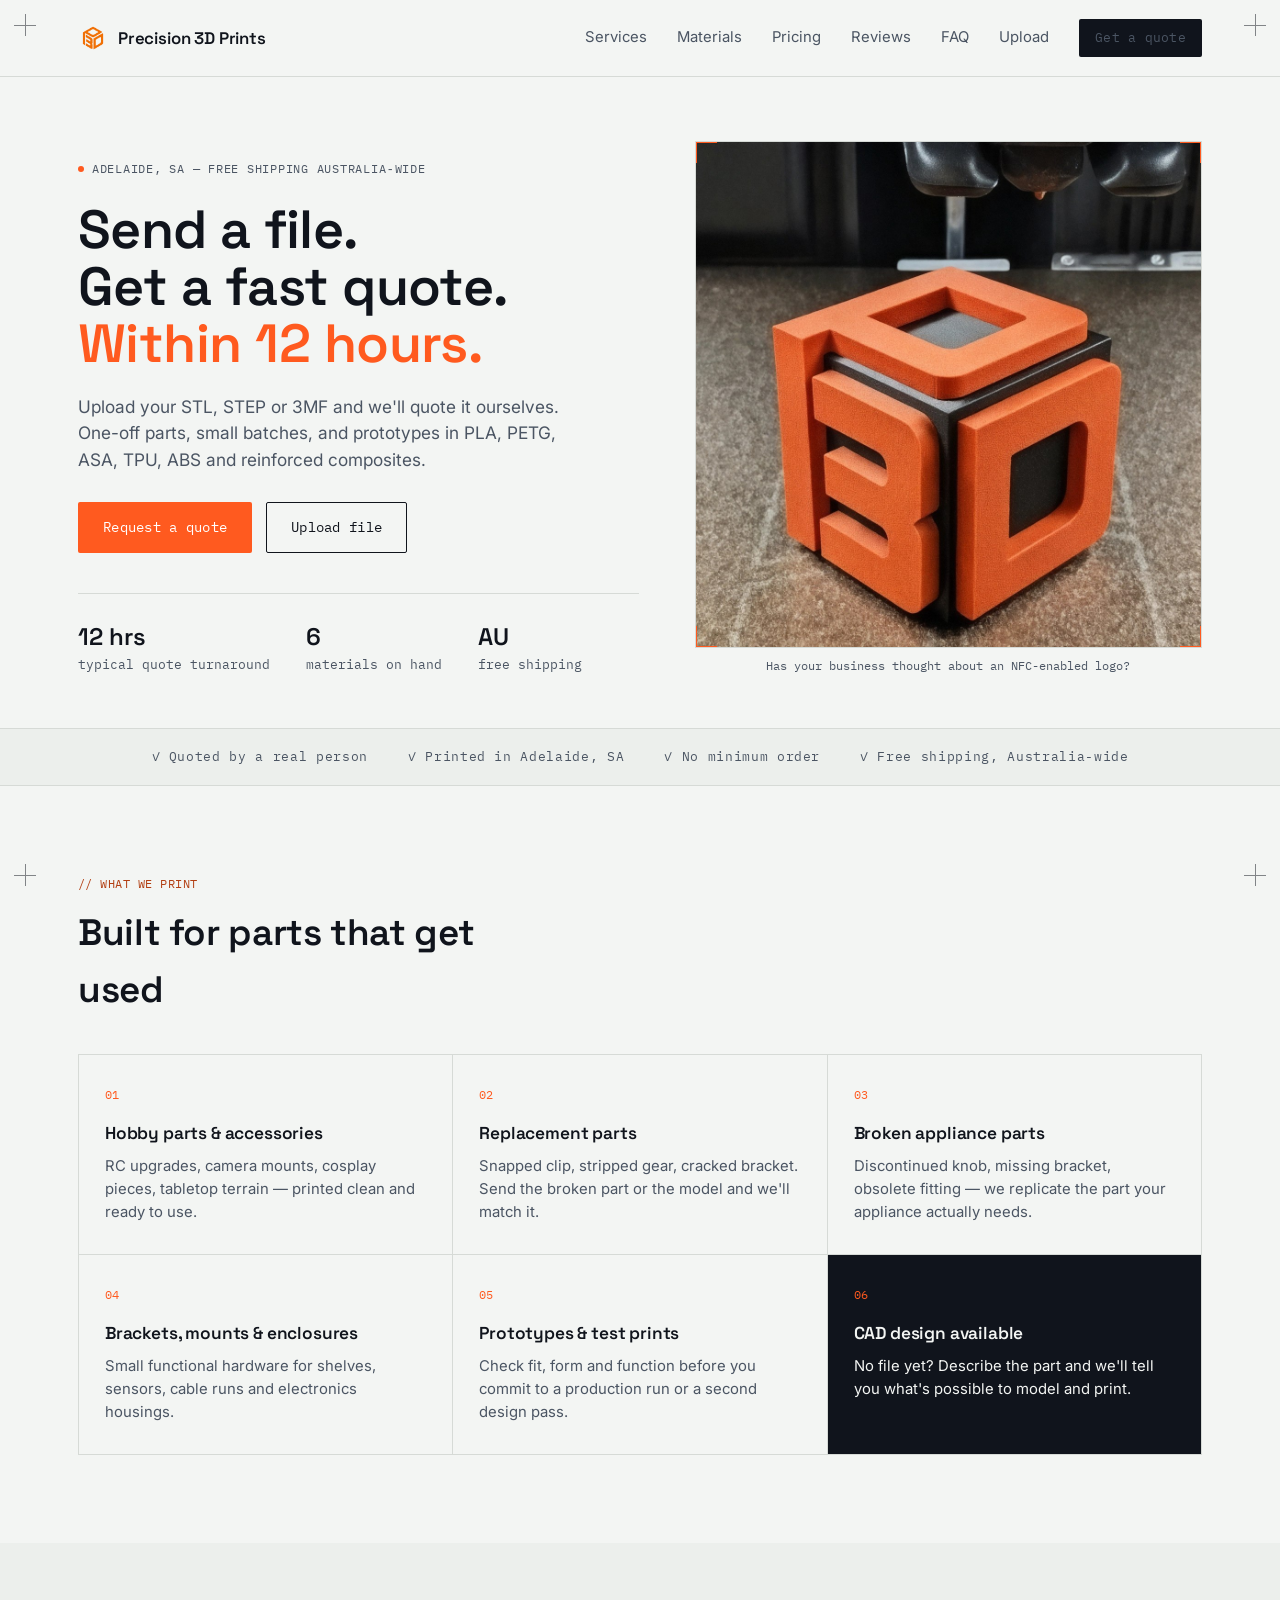
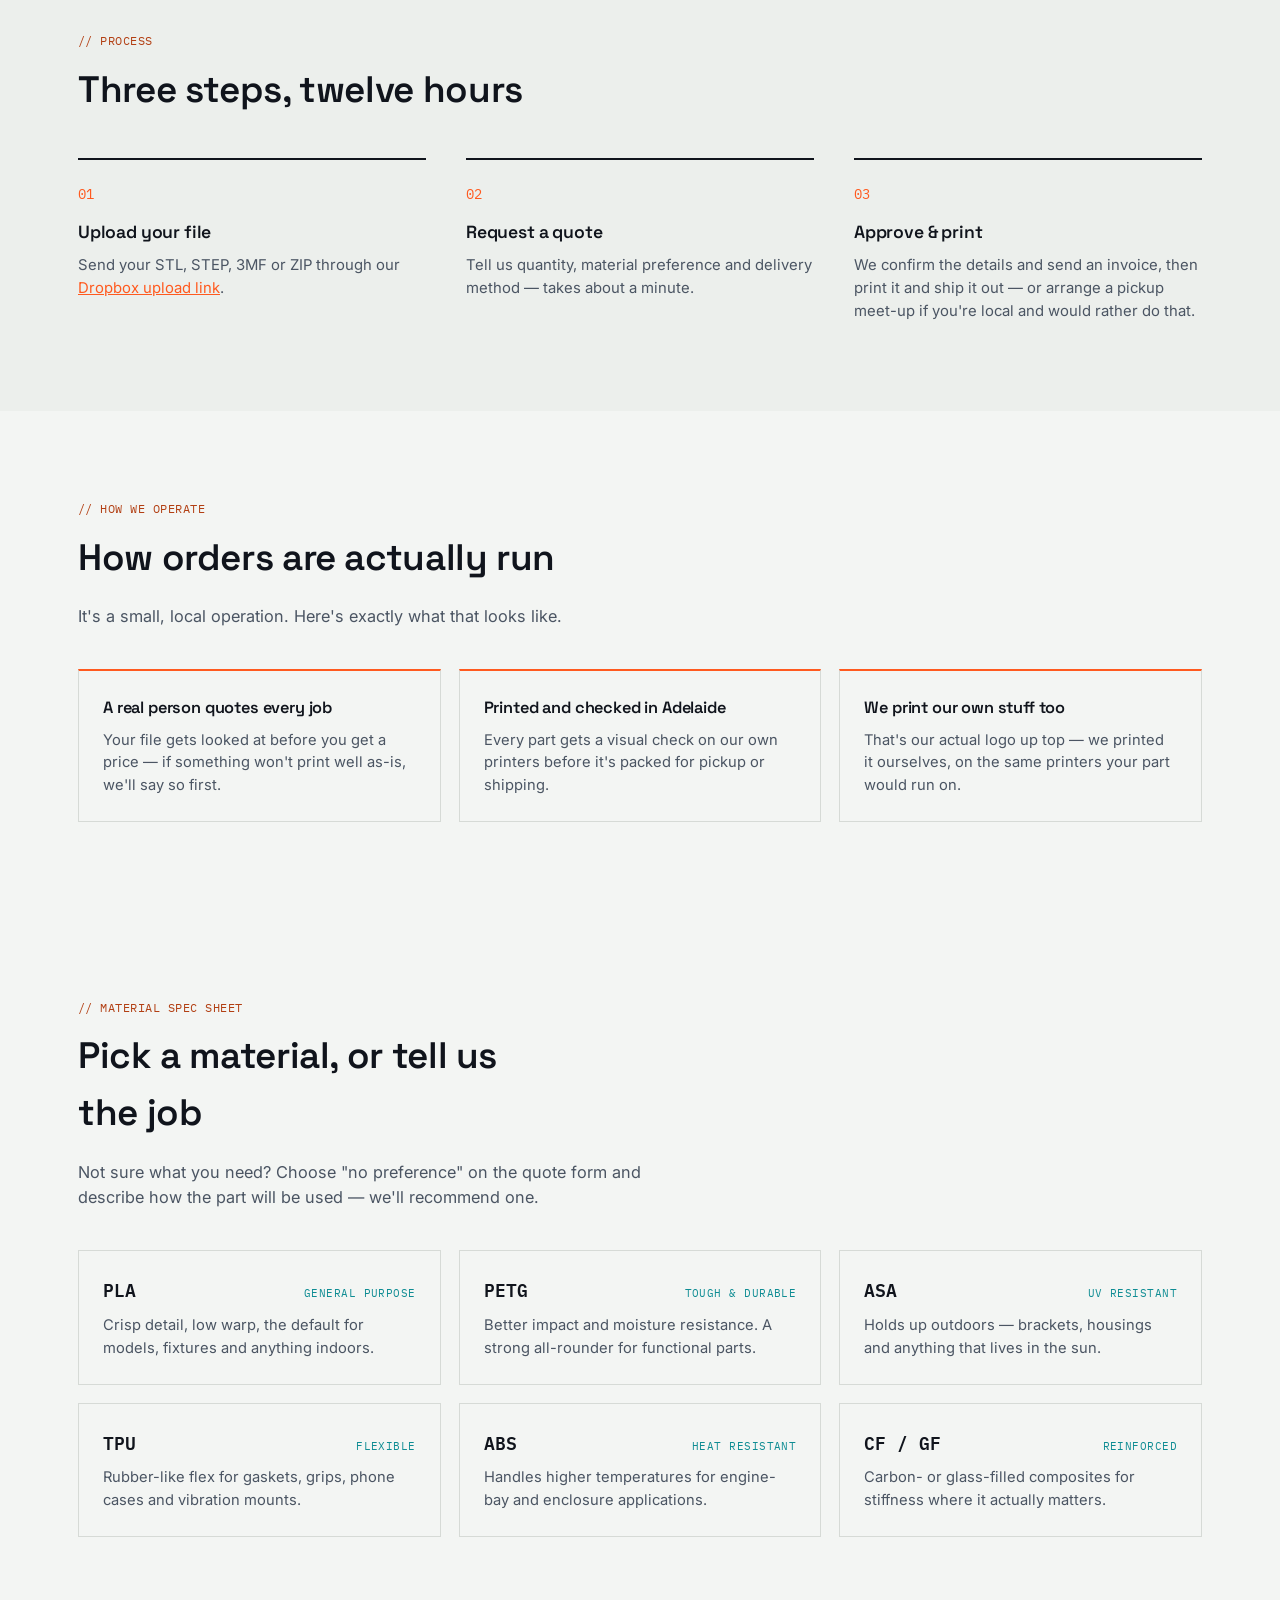
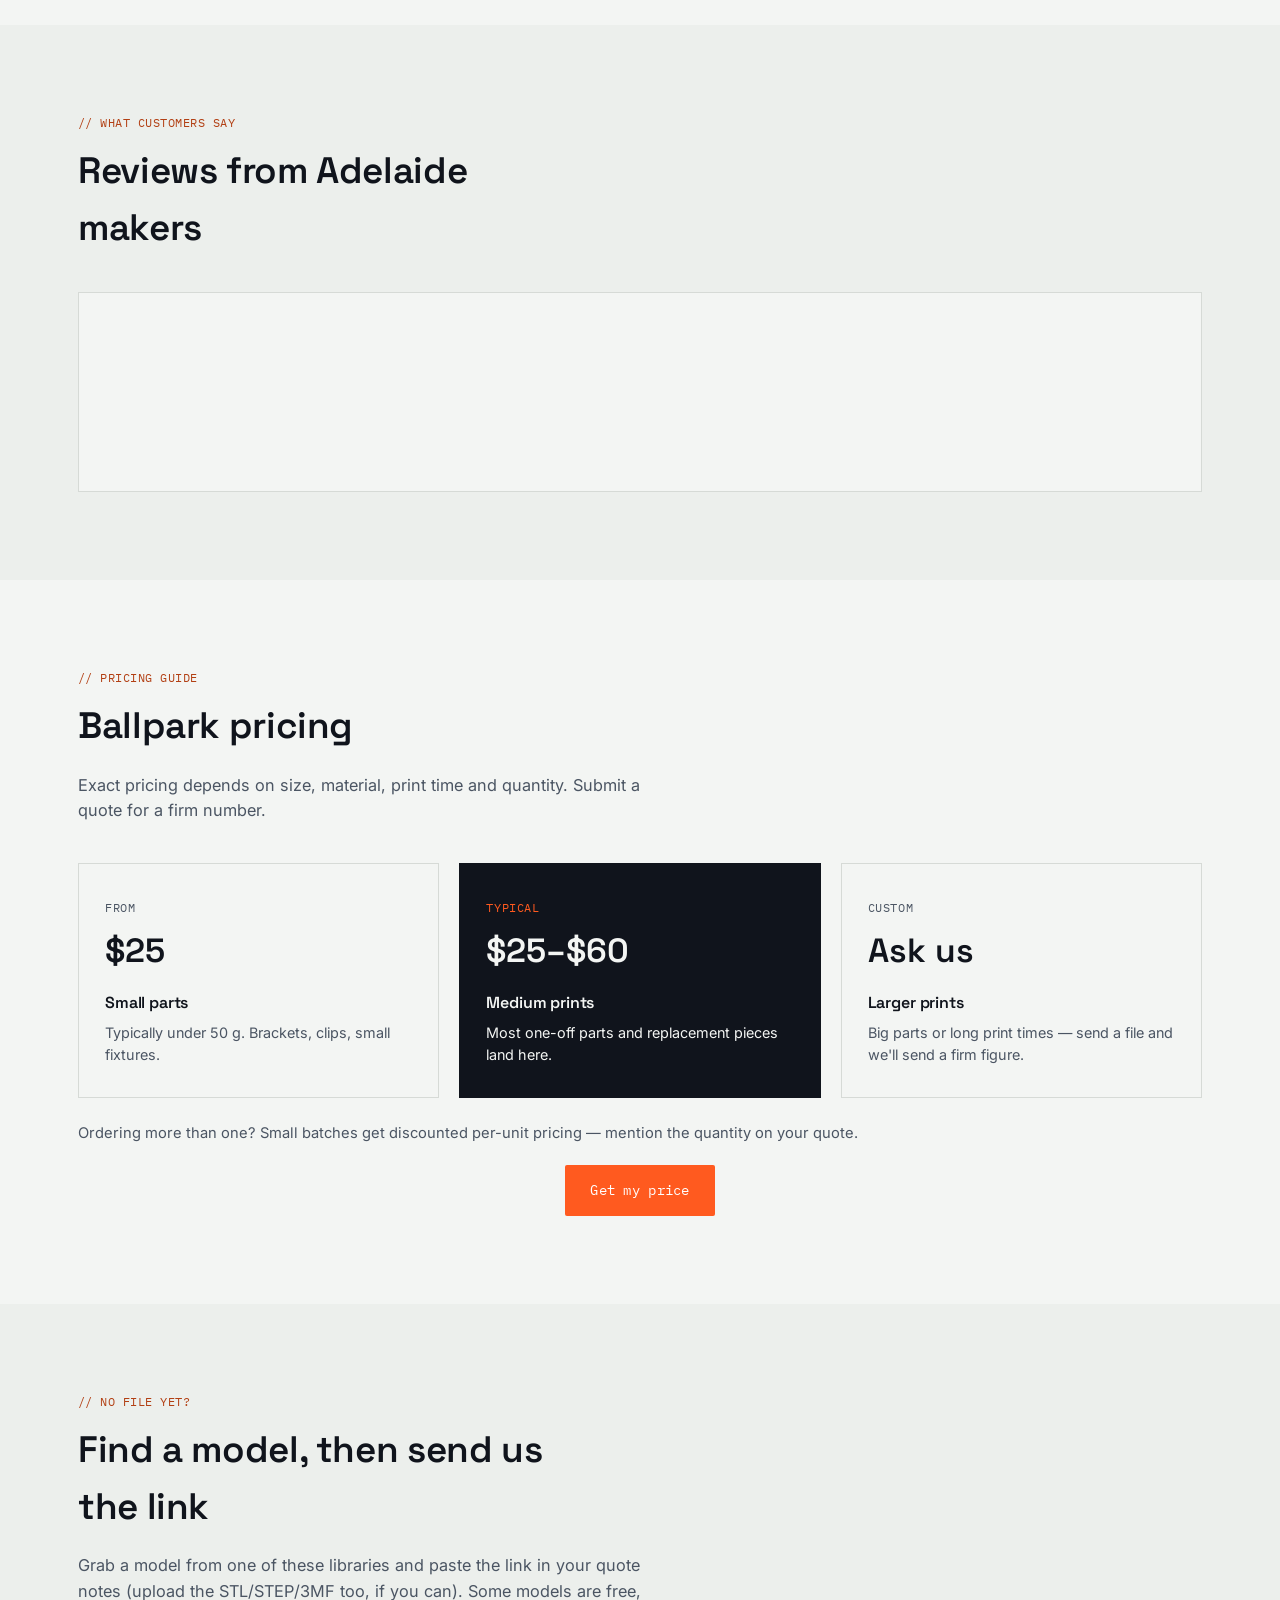
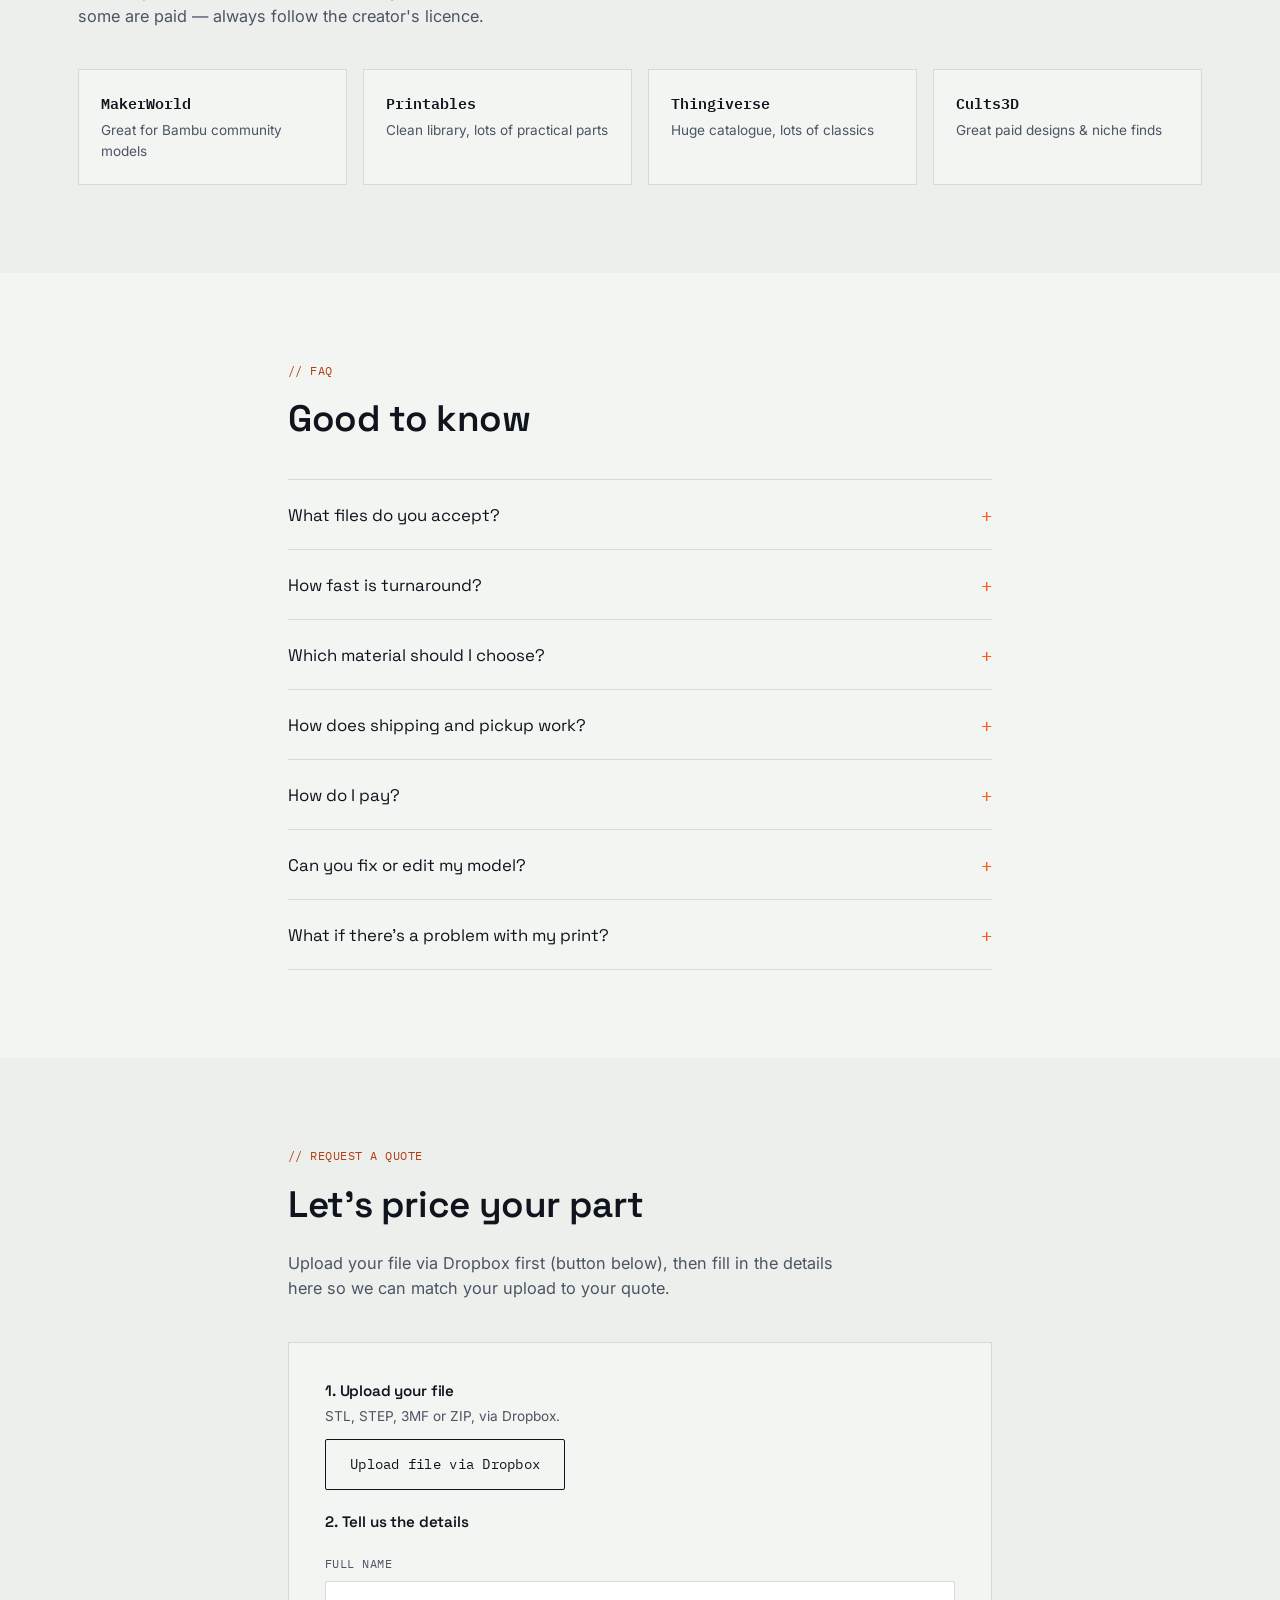
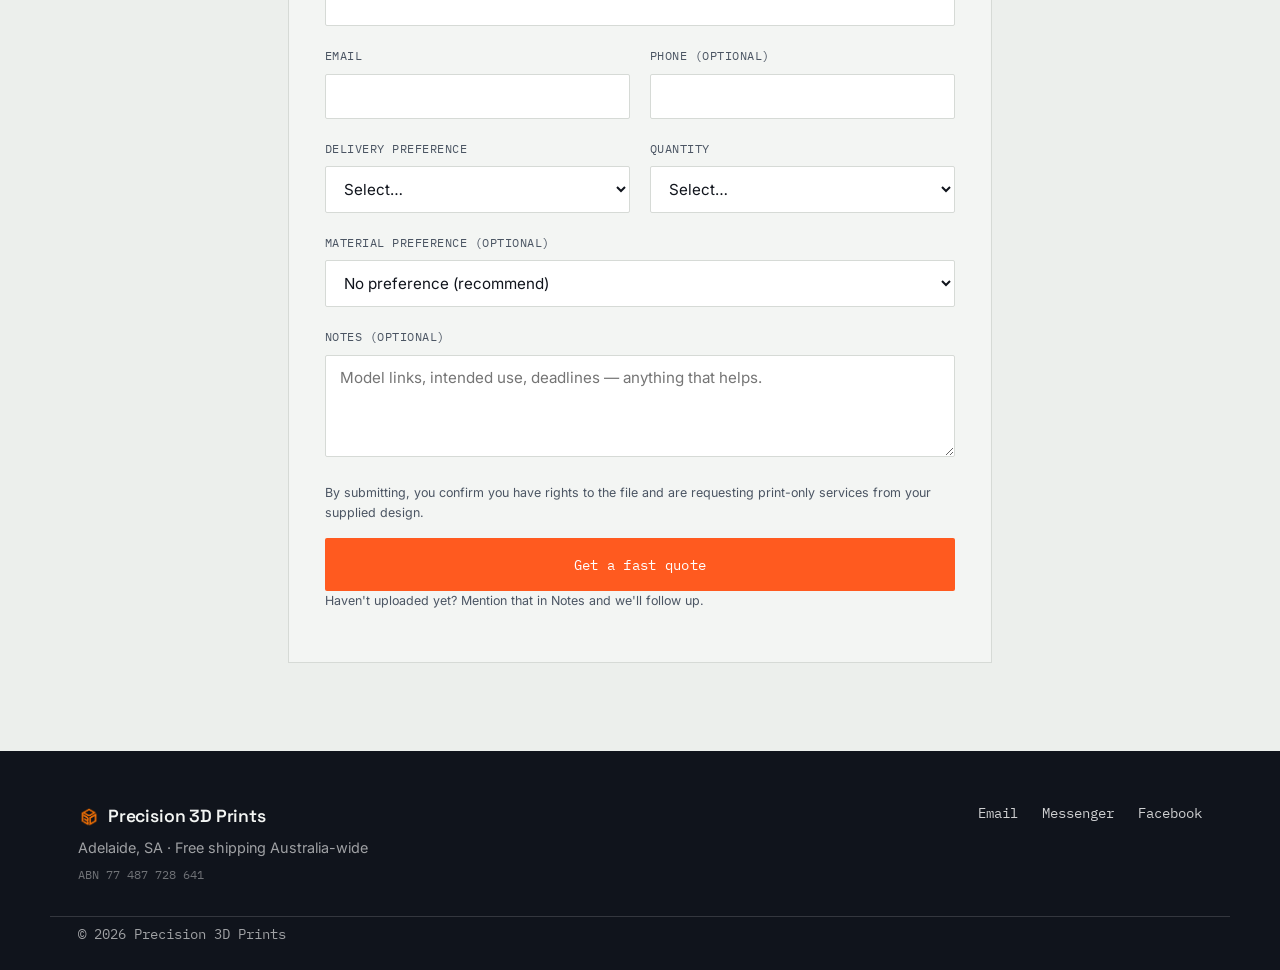
<file: index.html>
<!doctype html>
<html lang="en-AU">
<head>
<meta charset="UTF-8">
<meta name="viewport" content="width=device-width, initial-scale=1">
<title>Precision 3D Prints — 3D Printing Adelaide</title>
<meta name="description" content="Adelaide 3D printing service for STL/STEP/3MF files. Fast quotes, typically within 12 hours. PLA, PETG, ASA, TPU, ABS, CF/GF. Free shipping Australia-wide.">
<link rel="canonical" href="https://precision3dprints.com.au/">
<link rel="icon" type="image/png" href="assets/favicon.png">
<link rel="apple-touch-icon" href="assets/favicon.png">
<meta property="og:type" content="website">
<meta property="og:title" content="Precision 3D Prints | 3D Printing Adelaide">
<meta property="og:description" content="Adelaide 3D printing service for STL/STEP/3MF files. Fast quotes, typically within 12 hours. Free shipping Australia-wide.">
<meta property="og:image" content="https://precision3dprints.com.au/assets/banner.png">
<meta property="og:url" content="https://precision3dprints.com.au/">
<meta name="twitter:card" content="summary_large_image">
<link rel="preconnect" href="https://fonts.googleapis.com">
<link rel="preconnect" href="https://fonts.gstatic.com" crossorigin>
<link href="https://fonts.googleapis.com/css2?family=Space+Grotesk:wght@400;500;600;700&family=Inter:wght@400;500;600;700&family=IBM+Plex+Mono:wght@400;500;600&display=swap" rel="stylesheet">
<link rel="stylesheet" href="styles.css">
</head>
<body>

<!-- corner crop marks -->
<div class="crop crop-tl" aria-hidden="true"></div>
<div class="crop crop-tr" aria-hidden="true"></div>

<header class="site-header" id="top">
  <div class="wrap header-row">
    <a class="logo" href="#top">
      <img src="assets/logo-mark.png" alt="" class="logo-mark-img" width="30" height="30">
      <span class="logo-text">Precision 3D Prints</span>
    </a>
    <nav class="main-nav" id="main-nav">
      <a href="#services">Services</a>
      <a href="#materials">Materials</a>
      <a href="#pricing">Pricing</a>
      <a href="#reviews">Reviews</a>
      <a href="#faq">FAQ</a>
      <a href="https://www.dropbox.com/request/TIcmmfu4QLWDNseQP4w7" target="_blank" rel="noopener">Upload</a>
      <a class="nav-cta" href="#quote">Get a quote</a>
    </nav>
    <button class="nav-toggle" id="nav-toggle" aria-label="Toggle menu" aria-expanded="false">
      <span></span><span></span><span></span>
    </button>
  </div>
</header>

<main>

  <!-- HERO -->
  <section class="hero">
    <div class="wrap hero-grid">
      <div class="hero-copy">
        <p class="eyebrow"><span class="dot"></span>Adelaide, SA — free shipping Australia&#8209;wide</p>
        <h1>Send a file.<br>Get a fast quote.<br><span class="accent">Within 12 hours.</span></h1>
        <p class="hero-sub">Upload your STL, STEP or 3MF and we'll quote it ourselves. One-off parts, small batches, and prototypes in PLA, PETG, ASA, TPU, ABS and reinforced composites.</p>
        <div class="hero-actions">
          <a href="#quote" class="btn btn-primary">Request a quote</a>
          <a href="https://www.dropbox.com/request/TIcmmfu4QLWDNseQP4w7" target="_blank" rel="noopener" class="btn btn-ghost">Upload file</a>
        </div>
        <dl class="hero-stats">
          <div><dt>12 hrs</dt><dd>typical quote turnaround</dd></div>
          <div><dt>6</dt><dd>materials on hand</dd></div>
          <div><dt>AU</dt><dd>free shipping</dd></div>
        </dl>
      </div>

      <div class="hero-art">
        <div class="photo-frame">
          <img src="assets/logo-print.jpg" alt="Precision 3D Prints' own logo, printed in-house in PETG" class="hero-photo">
          <span class="frame-corner fc-tl" aria-hidden="true"></span>
          <span class="frame-corner fc-tr" aria-hidden="true"></span>
          <span class="frame-corner fc-bl" aria-hidden="true"></span>
          <span class="frame-corner fc-br" aria-hidden="true"></span>
        </div>
        <p class="art-caption">Has your business thought about an NFC-enabled logo?</p>
      </div>
    </div>
  </section>

  <!-- TRUST STRIP -->
  <section class="trust-strip">
    <div class="wrap trust-row">
      <span>✓ Quoted by a real person</span><span>✓ Printed in Adelaide, SA</span><span>✓ No minimum order</span><span>✓ Free shipping, Australia-wide</span>
    </div>
  </section>

  <!-- SERVICES -->
  <section id="services" class="section">
    <div class="wrap">
      <p class="field-label">// WHAT WE PRINT</p>
      <h2>Built for parts that get used</h2>
      <div class="services-grid">
        <div class="service-card">
          <span class="service-index">01</span>
          <h3>Hobby parts &amp; accessories</h3>
          <p>RC upgrades, camera mounts, cosplay pieces, tabletop terrain — printed clean and ready to use.</p>
        </div>
        <div class="service-card">
          <span class="service-index">02</span>
          <h3>Replacement parts</h3>
          <p>Snapped clip, stripped gear, cracked bracket. Send the broken part or the model and we'll match it.</p>
        </div>
        <div class="service-card">
          <span class="service-index">03</span>
          <h3>Broken appliance parts</h3>
          <p>Discontinued knob, missing bracket, obsolete fitting — we replicate the part your appliance actually needs.</p>
        </div>
        <div class="service-card">
          <span class="service-index">04</span>
          <h3>Brackets, mounts &amp; enclosures</h3>
          <p>Small functional hardware for shelves, sensors, cable runs and electronics housings.</p>
        </div>
        <div class="service-card">
          <span class="service-index">05</span>
          <h3>Prototypes &amp; test prints</h3>
          <p>Check fit, form and function before you commit to a production run or a second design pass.</p>
        </div>
        <div class="service-card service-card-cad">
          <span class="service-index">06</span>
          <h3>CAD design available</h3>
          <p>No file yet? Describe the part and we'll tell you what's possible to model and print.</p>
        </div>
      </div>
    </div>
  </section>

  <!-- HOW IT WORKS -->
  <section id="how" class="section section-alt">
    <div class="wrap">
      <p class="field-label">// PROCESS</p>
      <h2>Three steps, twelve hours</h2>
      <ol class="steps">
        <li>
          <span class="step-num">01</span>
          <h3>Upload your file</h3>
          <p>Send your STL, STEP, 3MF or ZIP through our <a href="https://www.dropbox.com/request/TIcmmfu4QLWDNseQP4w7" target="_blank" rel="noopener" style="color:var(--accent);">Dropbox upload link</a>.</p>
        </li>
        <li>
          <span class="step-num">02</span>
          <h3>Request a quote</h3>
          <p>Tell us quantity, material preference and delivery method — takes about a minute.</p>
        </li>
        <li>
          <span class="step-num">03</span>
          <h3>Approve &amp; print</h3>
          <p>We confirm the details and send an invoice, then print it and ship it out — or arrange a pickup meet-up if you're local and would rather do that.</p>
        </li>
      </ol>
    </div>
  </section>

  <!-- WHY TRUST US -->
  <section class="section">
    <div class="wrap">
      <p class="field-label">// HOW WE OPERATE</p>
      <h2>How orders are actually run</h2>
      <p class="section-sub">It's a small, local operation. Here's exactly what that looks like.</p>
      <div class="trust-grid">
        <div class="trust-card">
          <h3>A real person quotes every job</h3>
          <p>Your file gets looked at before you get a price — if something won't print well as-is, we'll say so first.</p>
        </div>
        <div class="trust-card">
          <h3>Printed and checked in Adelaide</h3>
          <p>Every part gets a visual check on our own printers before it's packed for pickup or shipping.</p>
        </div>
        <div class="trust-card">
          <h3>We print our own stuff too</h3>
          <p>That's our actual logo up top — we printed it ourselves, on the same printers your part would run on.</p>
        </div>
      </div>
    </div>
  </section>

  <!-- MATERIALS -->
  <section id="materials" class="section">
    <div class="wrap">
      <p class="field-label">// MATERIAL SPEC SHEET</p>
      <h2>Pick a material, or tell us the job</h2>
      <p class="section-sub">Not sure what you need? Choose "no preference" on the quote form and describe how the part will be used — we'll recommend one.</p>
      <div class="material-grid">
        <div class="material-card">
          <div class="material-head"><span class="material-name">PLA</span><span class="material-tag">General purpose</span></div>
          <p>Crisp detail, low warp, the default for models, fixtures and anything indoors.</p>
        </div>
        <div class="material-card">
          <div class="material-head"><span class="material-name">PETG</span><span class="material-tag">Tough &amp; durable</span></div>
          <p>Better impact and moisture resistance. A strong all-rounder for functional parts.</p>
        </div>
        <div class="material-card">
          <div class="material-head"><span class="material-name">ASA</span><span class="material-tag">UV resistant</span></div>
          <p>Holds up outdoors — brackets, housings and anything that lives in the sun.</p>
        </div>
        <div class="material-card">
          <div class="material-head"><span class="material-name">TPU</span><span class="material-tag">Flexible</span></div>
          <p>Rubber-like flex for gaskets, grips, phone cases and vibration mounts.</p>
        </div>
        <div class="material-card">
          <div class="material-head"><span class="material-name">ABS</span><span class="material-tag">Heat resistant</span></div>
          <p>Handles higher temperatures for engine-bay and enclosure applications.</p>
        </div>
        <div class="material-card">
          <div class="material-head"><span class="material-name">CF / GF</span><span class="material-tag">Reinforced</span></div>
          <p>Carbon- or glass-filled composites for stiffness where it actually matters.</p>
        </div>
      </div>
    </div>
  </section>

  <!-- REVIEWS -->
  <section id="reviews" class="section section-alt">
    <div class="wrap">
      <p class="field-label">// WHAT CUSTOMERS SAY</p>
      <h2>Reviews from Adelaide makers</h2>
      <div class="reviews-embed">
        <script src="https://elfsightcdn.com/platform.js" async></script>
        <div class="elfsight-app-de8075b6-18f1-4161-a786-038a84e0c573" data-elfsight-app-lazy></div>
      </div>
    </div>
  </section>

  <!-- PRICING -->
  <section id="pricing" class="section">
    <div class="wrap">
      <p class="field-label">// PRICING GUIDE</p>
      <h2>Ballpark pricing</h2>
      <p class="section-sub">Exact pricing depends on size, material, print time and quantity. Submit a quote for a firm number.</p>
      <div class="pricing-grid">
        <div class="price-card">
          <span class="price-tag">from</span>
          <span class="price-amt">$25</span>
          <h3>Small parts</h3>
          <p>Typically under 50 g. Brackets, clips, small fixtures.</p>
        </div>
        <div class="price-card price-card-featured">
          <span class="price-tag">typical</span>
          <span class="price-amt">$25–$60</span>
          <h3>Medium prints</h3>
          <p>Most one-off parts and replacement pieces land here.</p>
        </div>
        <div class="price-card">
          <span class="price-tag">custom</span>
          <span class="price-amt">Ask us</span>
          <h3>Larger prints</h3>
          <p>Big parts or long print times — send a file and we'll send a firm figure.</p>
        </div>
      </div>
      <p class="pricing-note">Ordering more than one? Small batches get discounted per-unit pricing — mention the quantity on your quote.</p>
      <div class="center-cta"><a href="#quote" class="btn btn-primary">Get my price</a></div>
    </div>
  </section>

  <!-- SOURCE MODELS -->
  <section class="section section-alt">
    <div class="wrap">
      <p class="field-label">// NO FILE YET?</p>
      <h2>Find a model, then send us the link</h2>
      <p class="section-sub">Grab a model from one of these libraries and paste the link in your quote notes (upload the STL/STEP/3MF too, if you can). Some models are free, some are paid — always follow the creator's licence.</p>
      <div class="source-grid">
        <a class="source-card" href="https://makerworld.com/" target="_blank" rel="noopener">
          <span class="source-name">MakerWorld</span>
          <span class="source-desc">Great for Bambu community models</span>
        </a>
        <a class="source-card" href="https://www.printables.com/" target="_blank" rel="noopener">
          <span class="source-name">Printables</span>
          <span class="source-desc">Clean library, lots of practical parts</span>
        </a>
        <a class="source-card" href="https://www.thingiverse.com/" target="_blank" rel="noopener">
          <span class="source-name">Thingiverse</span>
          <span class="source-desc">Huge catalogue, lots of classics</span>
        </a>
        <a class="source-card" href="https://cults3d.com/" target="_blank" rel="noopener">
          <span class="source-name">Cults3D</span>
          <span class="source-desc">Great paid designs &amp; niche finds</span>
        </a>
      </div>
    </div>
  </section>

  <!-- FAQ -->
  <section id="faq" class="section">
    <div class="wrap wrap-narrow">
      <p class="field-label">// FAQ</p>
      <h2>Good to know</h2>
      <div class="accordion">
        <div class="accordion-item">
          <button class="accordion-trigger" aria-expanded="false">
            <span>What files do you accept?</span><span class="accordion-icon">+</span>
          </button>
          <div class="accordion-panel"><p>STL, STEP and 3MF are ideal. You can also send ZIP bundles if your model includes multiple parts.</p></div>
        </div>
        <div class="accordion-item">
          <button class="accordion-trigger" aria-expanded="false">
            <span>How fast is turnaround?</span><span class="accordion-icon">+</span>
          </button>
          <div class="accordion-panel"><p>Most quotes are returned within 12 hours. Print turnaround depends on size, material and queue — we'll confirm timing with your quote.</p></div>
        </div>
        <div class="accordion-item">
          <button class="accordion-trigger" aria-expanded="false">
            <span>Which material should I choose?</span><span class="accordion-icon">+</span>
          </button>
          <div class="accordion-panel"><p>If you're not sure, choose "no preference" and tell us the intended use — we'll recommend the best option.</p></div>
        </div>
        <div class="accordion-item">
          <button class="accordion-trigger" aria-expanded="false">
            <span>How does shipping and pickup work?</span><span class="accordion-icon">+</span>
          </button>
          <div class="accordion-panel"><p>Shipping is free on every order, anywhere in Australia. If you're local and would rather skip the courier, we can sometimes arrange to meet up directly — the workshop itself isn't open to the public, so it's a meet-up rather than a shop visit.</p></div>
        </div>
        <div class="accordion-item">
          <button class="accordion-trigger" aria-expanded="false">
            <span>How do I pay?</span><span class="accordion-icon">+</span>
          </button>
          <div class="accordion-panel"><p>Once you confirm you'd like to go ahead, we'll send an invoice. Payment's due before your part ships or is ready for pickup.</p></div>
        </div>
        <div class="accordion-item">
          <button class="accordion-trigger" aria-expanded="false">
            <span>Can you fix or edit my model?</span><span class="accordion-icon">+</span>
          </button>
          <div class="accordion-panel"><p>Basic checks and small printability suggestions are fine. For bigger CAD changes, include details in the notes and we'll tell you what's possible.</p></div>
        </div>
        <div class="accordion-item">
          <button class="accordion-trigger" aria-expanded="false">
            <span>What if there's a problem with my print?</span><span class="accordion-icon">+</span>
          </button>
          <div class="accordion-panel"><p>If a part has a quality issue that's on us — a print defect rather than something in the file you sent — we'll reprint it. Just get in touch and let us know.</p></div>
        </div>
      </div>
    </div>
  </section>

  <!-- QUOTE FORM -->
  <section id="quote" class="section section-quote">
    <div class="wrap wrap-narrow">
      <p class="field-label">// REQUEST A QUOTE</p>
      <h2>Let's price your part</h2>
      <p class="section-sub">Upload your file via Dropbox first (button below), then fill in the details here so we can match your upload to your quote.</p>

      <form id="quote-form" class="quote-form" action="https://formspree.io/f/xaqyvgeb" method="POST">
        <input type="hidden" name="_subject" value="New 3D Print Quote Request (Website)">
        <input type="hidden" name="_next" value="https://precision3dprints.com.au/thanks.html">
        <div class="form-row form-honeypot">
          <label for="_gotcha">Leave this field blank</label>
          <input type="text" id="_gotcha" name="_gotcha" autocomplete="off" tabindex="-1">
        </div>

        <div class="form-row">
          <h3 class="form-subhead">1. Upload your file</h3>
          <p class="form-hint">STL, STEP, 3MF or ZIP, via Dropbox.</p>
          <a href="https://www.dropbox.com/request/TIcmmfu4QLWDNseQP4w7" target="_blank" rel="noopener" class="btn btn-ghost">Upload file via Dropbox</a>
        </div>
        <div class="form-row"><h3 class="form-subhead">2. Tell us the details</h3></div>

        <div class="form-row">
          <label for="fullname">Full name</label>
          <input type="text" id="fullname" name="name" required>
        </div>
        <div class="form-row form-row-split">
          <div>
            <label for="email">Email</label>
            <input type="email" id="email" name="email" required>
          </div>
          <div>
            <label for="phone">Phone (optional)</label>
            <input type="tel" id="phone" name="phone">
          </div>
        </div>
        <div class="form-row form-row-split">
          <div>
            <label for="delivery">Delivery preference</label>
            <select id="delivery" name="delivery" required>
              <option value="">Select…</option>
              <option>Shipping (free, Australia-wide)</option>
              <option>Local meet-up (Adelaide)</option>
            </select>
          </div>
          <div>
            <label for="quantity">Quantity</label>
            <select id="quantity" name="quantity" required>
              <option value="">Select…</option>
              <option>1</option><option>2</option><option>3</option><option>4</option><option>5</option>
              <option>6–10</option><option>11–20</option><option>20+</option>
            </select>
          </div>
        </div>
        <div class="form-row form-row-split" id="shipping-mini" hidden>
          <div>
            <label for="state">State</label>
            <select id="state" name="state">
              <option value="">Select…</option>
              <option>ACT</option><option>NSW</option><option>NT</option><option>QLD</option>
              <option>SA</option><option>TAS</option><option>VIC</option><option>WA</option>
            </select>
          </div>
          <div>
            <label for="postcode">Postcode</label>
            <input type="text" id="postcode" name="postcode" inputmode="numeric">
          </div>
        </div>
        <div class="form-row">
          <label for="material">Material preference (optional)</label>
          <select id="material" name="material">
            <option value="">No preference (recommend)</option>
            <option>PLA</option><option>PETG</option><option>ASA</option><option>TPU</option>
            <option>Other / Unsure</option>
          </select>
        </div>
        <div class="form-row">
          <label for="notes">Notes (optional)</label>
          <textarea id="notes" name="notes" rows="4" placeholder="Model links, intended use, deadlines — anything that helps."></textarea>
        </div>
        <p class="form-fine">By submitting, you confirm you have rights to the file and are requesting print-only services from your supplied design.</p>
        <button type="submit" class="btn btn-primary btn-wide">Get a fast quote</button>
        <p class="form-fine">Haven't uploaded yet? Mention that in Notes and we'll follow up.</p>
      </form>
    </div>
  </section>

</main>

<footer class="site-footer">
  <div class="wrap footer-row">
    <div>
      <span class="footer-brand"><img src="assets/logo-mark.png" alt="" width="22" height="22"><span class="logo-text">Precision 3D Prints</span></span>
      <p>Adelaide, SA · Free shipping Australia-wide</p>
      <p class="abn">ABN 77 487 728 641</p>
    </div>
    <div class="footer-links">
      <a href="mailto:sales@precision3dprints.com.au">Email</a>
      <a href="https://m.me/precision3dprints" target="_blank" rel="noopener">Messenger</a>
      <a href="https://www.facebook.com/precision3dprints" target="_blank" rel="noopener">Facebook</a>
    </div>
  </div>
  <div class="wrap"><p class="copyright">© <span id="year"></span> Precision 3D Prints</p></div>
</footer>

<div class="crop crop-bl" aria-hidden="true"></div>
<div class="crop crop-br" aria-hidden="true"></div>

<script src="script.js"></script>
</body>
</html>
</file>
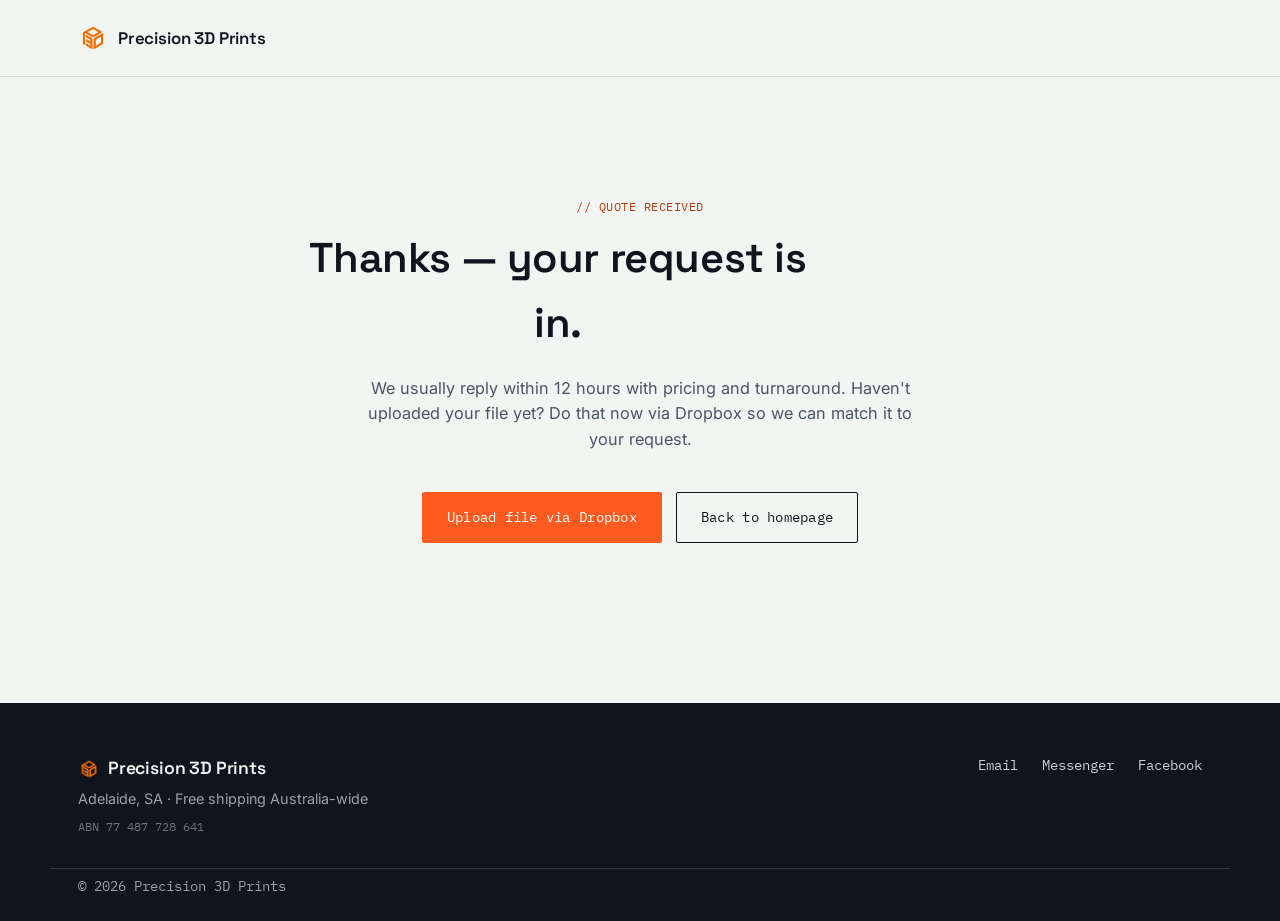
<file: thanks.html>
<!doctype html>
<html lang="en-AU">
<head>
<meta charset="UTF-8">
<meta name="viewport" content="width=device-width, initial-scale=1">
<title>Quote received — Precision 3D Prints</title>
<meta name="robots" content="noindex">
<link rel="icon" type="image/png" href="assets/favicon.png">
<link rel="apple-touch-icon" href="assets/favicon.png">
<link rel="preconnect" href="https://fonts.googleapis.com">
<link rel="preconnect" href="https://fonts.gstatic.com" crossorigin>
<link href="https://fonts.googleapis.com/css2?family=Space+Grotesk:wght@400;500;600;700&family=Inter:wght@400;500;600;700&family=IBM+Plex+Mono:wght@400;500;600&display=swap" rel="stylesheet">
<link rel="stylesheet" href="styles.css">
</head>
<body>

<header class="site-header">
  <div class="wrap header-row">
    <a class="logo" href="/">
      <img src="assets/logo-mark.png" alt="" class="logo-mark-img" width="30" height="30">
      <span class="logo-text">Precision 3D Prints</span>
    </a>
  </div>
</header>

<main>
  <section class="section" style="padding: 120px 0;">
    <div class="wrap wrap-narrow" style="text-align:center;">
      <p class="field-label" style="justify-content:center; display:flex;">// QUOTE RECEIVED</p>
      <h2 style="font-size: clamp(1.9rem, 4vw, 2.6rem);">Thanks — your request is in.</h2>
      <p class="section-sub" style="margin-left:auto; margin-right:auto;">
        We usually reply within 12 hours with pricing and turnaround. Haven't uploaded your
        file yet? Do that now via Dropbox so we can match it to your request.
      </p>
      <div class="hero-actions" style="justify-content:center;">
        <a href="https://www.dropbox.com/request/TIcmmfu4QLWDNseQP4w7" target="_blank" rel="noopener" class="btn btn-primary">Upload file via Dropbox</a>
        <a href="/" class="btn btn-ghost">Back to homepage</a>
      </div>
    </div>
  </section>
</main>

<footer class="site-footer">
  <div class="wrap footer-row">
    <div>
      <span class="footer-brand"><img src="assets/logo-mark.png" alt="" width="22" height="22"><span class="logo-text">Precision 3D Prints</span></span>
      <p>Adelaide, SA · Free shipping Australia-wide</p>
      <p class="abn">ABN 77 487 728 641</p>
    </div>
    <div class="footer-links">
      <a href="mailto:sales@precision3dprints.com.au">Email</a>
      <a href="https://m.me/precision3dprints" target="_blank" rel="noopener">Messenger</a>
      <a href="https://www.facebook.com/precision3dprints" target="_blank" rel="noopener">Facebook</a>
    </div>
  </div>
  <div class="wrap"><p class="copyright">© <span id="year"></span> Precision 3D Prints</p></div>
</footer>

<script>document.getElementById('year').textContent = new Date().getFullYear();</script>
</body>
</html>
</file>
<file: styles.css>
/* ============================================
   Precision 3D Prints — tokens
   ============================================ */
:root{
  --paper: #F3F5F3;
  --paper-alt: #ECEFEC;
  --ink: #10141C;
  --ink-soft: #4B5563;
  --line: #D6DAD6;
  --accent: #FF5A1F;
  --accent-ink: #B23F13;
  --teal: #0E8C93;
  --white: #FFFFFF;

  --font-display: 'Space Grotesk', sans-serif;
  --font-body: 'Inter', sans-serif;
  --font-mono: 'IBM Plex Mono', monospace;

  --radius: 2px;
  --max: 1180px;
}

*,*::before,*::after{ box-sizing: border-box; }
html{ scroll-behavior: smooth; }
body{
  margin:0;
  background: var(--paper);
  color: var(--ink);
  font-family: var(--font-body);
  font-size: 16px;
  line-height: 1.55;
  -webkit-font-smoothing: antialiased;
}
img{ max-width:100%; display:block; }
a{ color: inherit; }
h1,h2,h3{ font-family: var(--font-display); font-weight: 600; margin: 0 0 .5em; letter-spacing: -0.01em; }
p{ margin:0 0 1em; color: var(--ink-soft); }
.wrap{ max-width: var(--max); margin: 0 auto; padding: 0 28px; }
.wrap-narrow{ max-width: 760px; }

@media (prefers-reduced-motion: reduce){
  *{ animation-duration: .001ms !important; animation-iteration-count: 1 !important; transition-duration: .001ms !important; scroll-behavior: auto !important; }
}

/* Gentle on-load fade — pure CSS, so it never depends on JS running
   correctly. "both" fill-mode means content is already visible the
   instant the animation finishes, with no way to get stuck invisible. */
@keyframes fadeUp{ from{ opacity:0; transform: translateY(14px); } to{ opacity:1; transform: translateY(0); } }
.service-card, .material-card, .price-card, .source-card, .steps li, .trust-card{
  animation: fadeUp .5s ease both;
}
.service-card:nth-child(2), .material-card:nth-child(2), .price-card:nth-child(2), .source-card:nth-child(2), .steps li:nth-child(2), .trust-card:nth-child(2){ animation-delay: .06s; }
.service-card:nth-child(3), .material-card:nth-child(3), .price-card:nth-child(3), .source-card:nth-child(3), .steps li:nth-child(3), .trust-card:nth-child(3){ animation-delay: .12s; }
.service-card:nth-child(4), .material-card:nth-child(4), .source-card:nth-child(4){ animation-delay: .18s; }
.service-card:nth-child(5), .material-card:nth-child(5){ animation-delay: .24s; }
.service-card:nth-child(6), .material-card:nth-child(6){ animation-delay: .30s; }

:focus-visible{ outline: 2px solid var(--accent); outline-offset: 3px; }

/* ============================================
   crop marks (signature framing device)
   ============================================ */
.crop{ position: fixed; width: 22px; height: 22px; z-index: 40; pointer-events: none; opacity: .5; }
.crop::before,.crop::after{ content:""; position:absolute; background: var(--ink); }
.crop::before{ width: 100%; height: 1px; top: 50%; }
.crop::after{ width: 1px; height: 100%; left: 50%; }
.crop-tl{ top: 14px; left: 14px; }
.crop-tr{ top: 14px; right: 14px; }
.crop-bl{ bottom: 14px; left: 14px; }
.crop-br{ bottom: 14px; right: 14px; }
@media (max-width: 720px){ .crop{ display:none; } }

/* ============================================
   header
   ============================================ */
.site-header{
  position: sticky; top:0; z-index: 30;
  background: rgba(243,245,243,.88);
  backdrop-filter: blur(8px);
  border-bottom: 1px solid var(--line);
}
.header-row{ display:flex; align-items:center; justify-content:space-between; height: 76px; }
.logo{ display:flex; align-items:center; gap:10px; text-decoration:none; }
.logo-mark-img{ display:block; }
.logo-text{ font-family: var(--font-display); font-weight: 600; font-size: 1.05rem; letter-spacing: -.01em; }
.main-nav{ display:flex; align-items:center; gap: 30px; font-size: .93rem; }
.main-nav a{ text-decoration:none; color: var(--ink-soft); position:relative; }
.main-nav a:not(.nav-cta):hover{ color: var(--ink); }
.main-nav a:not(.nav-cta)::after{
  content:""; position:absolute; left:0; right:0; bottom:-4px; height:1px; background: var(--accent);
  transform: scaleX(0); transform-origin: left; transition: transform .2s ease;
}
.main-nav a:not(.nav-cta):hover::after{ transform: scaleX(1); }
.nav-cta{
  background: var(--ink); color: var(--paper); padding: 9px 16px; text-decoration:none;
  font-family: var(--font-mono); font-size: .8rem; letter-spacing: .02em; border-radius: var(--radius);
  transition: background .2s ease;
}
.nav-cta:hover{ background: var(--accent); }
.nav-toggle{ display:none; flex-direction:column; gap:5px; background:none; border:0; cursor:pointer; padding: 8px; }
.nav-toggle span{ width: 22px; height: 2px; background: var(--ink); display:block; }

@media (max-width: 900px){
  .nav-toggle{ display:flex; }
  .main-nav{
    position:absolute; top: 76px; left:0; right:0; background: var(--paper);
    flex-direction:column; align-items:flex-start; gap: 0; border-bottom: 1px solid var(--line);
    max-height:0; overflow:hidden; transition: max-height .25s ease;
  }
  .main-nav.open{ max-height: 400px; }
  .main-nav a{ width:100%; padding: 16px 28px; border-top: 1px solid var(--line); }
  .main-nav a::after{ display:none; }
  .nav-cta{ margin: 12px 28px; text-align:center; }
}

/* ============================================
   buttons
   ============================================ */
.btn{
  display:inline-flex; align-items:center; justify-content:center; gap:8px;
  padding: 14px 24px; text-decoration:none; font-family: var(--font-mono); font-size: .85rem;
  letter-spacing: .02em; border-radius: var(--radius); border: 1px solid transparent; cursor:pointer;
  transition: transform .15s ease, background .2s ease, border-color .2s ease;
}
.btn:hover{ transform: translateY(-1px); }
.btn-primary{ background: var(--accent); color: var(--white); }
.btn-primary:hover{ background: var(--accent-ink); }
.btn-ghost{ border-color: var(--ink); color: var(--ink); }
.btn-ghost:hover{ background: var(--ink); color: var(--paper); }
.btn-wide{ width:100%; padding: 16px; font-size: .9rem; }

/* ============================================
   eyebrow / field labels
   ============================================ */
.eyebrow{
  display:inline-flex; align-items:center; gap: 8px; font-family: var(--font-mono); font-size: .78rem;
  color: var(--ink-soft); text-transform: uppercase; letter-spacing: .06em; margin-bottom: 22px;
}
.eyebrow .dot{ width:6px; height:6px; border-radius:50%; background: var(--accent); }
.field-label{
  font-family: var(--font-mono); font-size: .78rem; color: var(--accent-ink); letter-spacing: .04em;
  margin: 0 0 10px; text-transform: uppercase;
}

/* ============================================
   hero
   ============================================ */
.hero{ padding: 64px 0 40px; overflow: clip; }
.hero-grid{ display:grid; grid-template-columns: 1.05fr .95fr; gap: 56px; align-items:center; }
.hero-copy h1{ font-size: clamp(2.3rem, 4.2vw, 3.5rem); line-height: 1.06; margin-bottom: 22px; }
.hero-copy h1 .accent{ color: var(--accent); }
.hero-sub{ font-size: 1.08rem; max-width: 46ch; }
.hero-actions{ display:flex; gap: 14px; margin: 28px 0 40px; flex-wrap:wrap; }
.hero-stats{ display:flex; gap: 36px; margin:0; padding-top: 24px; border-top: 1px solid var(--line); }
.hero-stats > div{ display:flex; flex-direction:column; }
.hero-stats dt{ font-family: var(--font-display); font-size: 1.5rem; font-weight:600; color: var(--ink); }
.hero-stats dd{ margin:0; font-size: .8rem; color: var(--ink-soft); font-family: var(--font-mono); }

.hero-art{ position:relative; }
.photo-frame{
  position: relative; aspect-ratio: 1 / 1; overflow: hidden;
  background: var(--paper-alt); border: 1px solid var(--line);
}
.hero-photo{ width:100%; height:100%; object-fit: cover; display:block; }
.frame-corner{ position:absolute; width: 22px; height: 22px; border: 2px solid var(--accent); opacity: 0; animation: fadein .6s ease forwards 1.1s; }
.fc-tl{ top: -1px; left: -1px; border-right:0; border-bottom:0; }
.fc-tr{ top: -1px; right: -1px; border-left:0; border-bottom:0; }
.fc-bl{ bottom: -1px; left: -1px; border-right:0; border-top:0; }
.fc-br{ bottom: -1px; right: -1px; border-left:0; border-top:0; }
@keyframes fadein{ to{ opacity:1; } }
.art-caption{ font-family: var(--font-mono); font-size: .78rem; color: var(--ink-soft); text-align:center; margin-top: 8px; }

@media (max-width: 900px){
  .hero-grid{ grid-template-columns: 1fr; gap: 40px; }
  .hero-stats{ gap: 24px; flex-wrap:wrap; }
}

/* ============================================
   trust strip
   ============================================ */
.trust-strip{ border-top: 1px solid var(--line); border-bottom: 1px solid var(--line); background: var(--paper-alt); }
.trust-row{
  display:flex; gap: 40px; justify-content:center; flex-wrap:wrap; padding: 18px 28px;
  font-family: var(--font-mono); font-size: .82rem; color: var(--ink-soft); letter-spacing: .05em;
}
.trust-row span{ color: var(--ink-soft); }

/* ============================================
   sections
   ============================================ */
.section{ padding: 88px 0; }
.section-alt{ background: var(--paper-alt); }
.section h2{ font-size: clamp(1.7rem, 3vw, 2.3rem); max-width: 20ch; }
.section-sub{ max-width: 58ch; font-size: 1.02rem; margin-bottom: 40px; }

/* services */
.services-grid{ display:grid; grid-template-columns: repeat(3, 1fr); gap: 1px; background: var(--line); border: 1px solid var(--line); margin-top: 36px; }
.service-card{ background: var(--paper); padding: 30px 26px; position:relative; }
.service-card-cad{ background: var(--ink); color: var(--paper); }
.service-card-cad h3, .service-card-cad p{ color: var(--paper); }
.service-index{ display:block; font-family: var(--font-mono); font-size: .78rem; color: var(--accent); margin-bottom: 16px; }
.service-card h3{ font-size: 1.08rem; margin-bottom: 8px; }
.service-card p{ font-size: .93rem; margin:0; }
@media (max-width: 900px){ .services-grid{ grid-template-columns: 1fr 1fr; } }
@media (max-width: 600px){ .services-grid{ grid-template-columns: 1fr; } }

/* steps */
.steps{ list-style:none; margin: 40px 0 0; padding:0; display:grid; grid-template-columns: repeat(3,1fr); gap: 40px; counter-reset: step; }
.steps li{ position:relative; padding-top: 24px; border-top: 2px solid var(--ink); }
.step-num{ font-family: var(--font-mono); color: var(--accent); font-size: .85rem; display:block; margin-bottom: 14px; }
.steps h3{ font-size: 1.1rem; margin-bottom: 8px; }
.steps p{ font-size: .93rem; margin:0; }
@media (max-width: 760px){ .steps{ grid-template-columns: 1fr; gap: 28px; } }

/* materials */
.material-grid{ display:grid; grid-template-columns: repeat(3,1fr); gap: 18px; margin-top: 36px; }
.material-card{ border: 1px solid var(--line); padding: 24px; background: var(--paper); transition: border-color .2s ease; }
.material-card:hover{ border-color: var(--accent); }
.material-head{ display:flex; align-items:baseline; justify-content:space-between; margin-bottom: 10px; }
.material-name{ font-family: var(--font-mono); font-weight:600; font-size: 1.15rem; }
.material-tag{ font-family: var(--font-mono); font-size: .7rem; color: var(--teal); text-transform:uppercase; letter-spacing:.04em; }
.material-card p{ font-size: .92rem; margin:0; }
@media (max-width: 760px){ .material-grid{ grid-template-columns: 1fr 1fr; } }
@media (max-width: 520px){ .material-grid{ grid-template-columns: 1fr; } }

/* why trust us */
.trust-grid{ display:grid; grid-template-columns: repeat(3,1fr); gap: 18px; margin-top: 36px; }
.trust-card{ border: 1px solid var(--line); border-top: 2px solid var(--accent); padding: 24px; background: var(--paper); }
.trust-card h3{ font-size: 1.02rem; margin-bottom: 8px; }
.trust-card p{ font-size: .92rem; margin: 0; }
@media (max-width: 760px){ .trust-grid{ grid-template-columns: 1fr; } }

/* reviews */
.reviews-embed{ margin-top: 36px; min-height: 200px; border: 1px solid var(--line); background: var(--paper); padding: 4px; }

/* pricing */
.pricing-grid{ display:grid; grid-template-columns: repeat(3,1fr); gap: 20px; margin-top: 36px; }
.price-card{ border: 1px solid var(--line); padding: 30px 26px; background: var(--paper); }
.price-card-featured{ border-color: var(--ink); background: var(--ink); }
.price-card-featured h3,.price-card-featured p, .price-card-featured .price-amt{ color: var(--paper); }
.price-card-featured .price-tag{ color: var(--accent); }
.price-tag{ font-family: var(--font-mono); font-size: .75rem; text-transform:uppercase; color: var(--ink-soft); letter-spacing:.05em; }
.price-amt{ display:block; font-family: var(--font-display); font-size: 2.1rem; font-weight:600; margin: 6px 0 14px; }
.price-card h3{ font-size: 1rem; margin-bottom: 6px; }
.price-card p{ font-size: .9rem; margin:0; }
.pricing-note{ font-size: .92rem; margin-top: 24px; }
.center-cta{ text-align:center; margin-top: 20px; }
@media (max-width: 760px){ .pricing-grid{ grid-template-columns: 1fr; } }

/* source models */
.source-grid{ display:grid; grid-template-columns: repeat(4,1fr); gap: 16px; margin-top: 36px; }
.source-card{ display:flex; flex-direction:column; gap: 4px; padding: 22px; border: 1px solid var(--line); text-decoration:none; background: var(--paper); transition: border-color .2s ease, transform .2s ease; }
.source-card:hover{ border-color: var(--accent); transform: translateY(-2px); }
.source-name{ font-family: var(--font-mono); font-weight:600; font-size: .95rem; }
.source-desc{ font-size: .85rem; color: var(--ink-soft); }
@media (max-width: 900px){ .source-grid{ grid-template-columns: 1fr 1fr; } }
@media (max-width: 520px){ .source-grid{ grid-template-columns: 1fr; } }

/* faq accordion */
.accordion{ margin-top: 32px; border-top: 1px solid var(--line); }
.accordion-item{ border-bottom: 1px solid var(--line); }
.accordion-trigger{
  width:100%; display:flex; justify-content:space-between; align-items:center; gap: 20px;
  background:none; border:0; padding: 22px 0; text-align:left; cursor:pointer;
  font-family: var(--font-display); font-size: 1.05rem; color: var(--ink);
}
.accordion-icon{ font-family: var(--font-mono); color: var(--accent); font-size: 1.2rem; transition: transform .2s ease; flex-shrink:0; }
.accordion-trigger[aria-expanded="true"] .accordion-icon{ transform: rotate(45deg); }
.accordion-panel{ max-height:0; overflow:hidden; transition: max-height .25s ease; }
.accordion-panel p{ padding: 0 0 22px; margin:0; max-width: 60ch; }

/* quote form */
.section-quote{ background: var(--paper-alt); }
.quote-form{ margin-top: 36px; background: var(--paper); border: 1px solid var(--line); padding: 36px; }
.form-row{ margin-bottom: 20px; }
.form-row-split{ display:grid; grid-template-columns: 1fr 1fr; gap: 20px; }
label{ display:block; font-family: var(--font-mono); font-size: .78rem; text-transform:uppercase; letter-spacing:.04em; color: var(--ink-soft); margin-bottom: 8px; }
input, select, textarea{
  width:100%; padding: 12px 14px; border: 1px solid var(--line); background: var(--white);
  font-family: var(--font-body); font-size: .95rem; color: var(--ink); border-radius: var(--radius);
}
input:focus, select:focus, textarea:focus{ border-color: var(--accent); outline:none; }
.form-fine{ font-size: .78rem; color: var(--ink-soft); margin-bottom: 16px; }
.form-honeypot{ position: absolute; left: -9999px; width:1px; height:1px; overflow:hidden; }
.form-subhead{ font-size: .95rem; margin-bottom: 4px; }
.form-hint{ font-size: .85rem; margin-bottom: 12px; }
#shipping-mini[hidden]{ display:none; }
@media (max-width: 600px){ .form-row-split{ grid-template-columns: 1fr; } .quote-form{ padding: 24px; } }

/* ============================================
   footer
   ============================================ */
.site-footer{ background: var(--ink); color: var(--paper); padding: 52px 0 24px; }
.footer-row{ display:flex; justify-content:space-between; align-items:flex-start; flex-wrap:wrap; gap: 24px; padding-bottom: 32px; border-bottom: 1px solid rgba(255,255,255,.15); }
.site-footer .logo-text{ font-size: 1.1rem; }
.footer-brand{ display:flex; align-items:center; gap:8px; }
.site-footer p{ color: rgba(255,255,255,.6); margin: 6px 0 0; font-size: .9rem; }
.site-footer .abn{ font-family: var(--font-mono); font-size: .78rem; color: rgba(255,255,255,.4); }
.footer-links{ display:flex; gap: 24px; font-family: var(--font-mono); font-size: .85rem; }
.footer-links a{ text-decoration:none; color: rgba(255,255,255,.8); }
.footer-links a:hover{ color: var(--accent); }
.copyright{ margin: 20px 0 0; font-size: .78rem; color: rgba(255,255,255,.45); font-family: var(--font-mono); }
</file>
